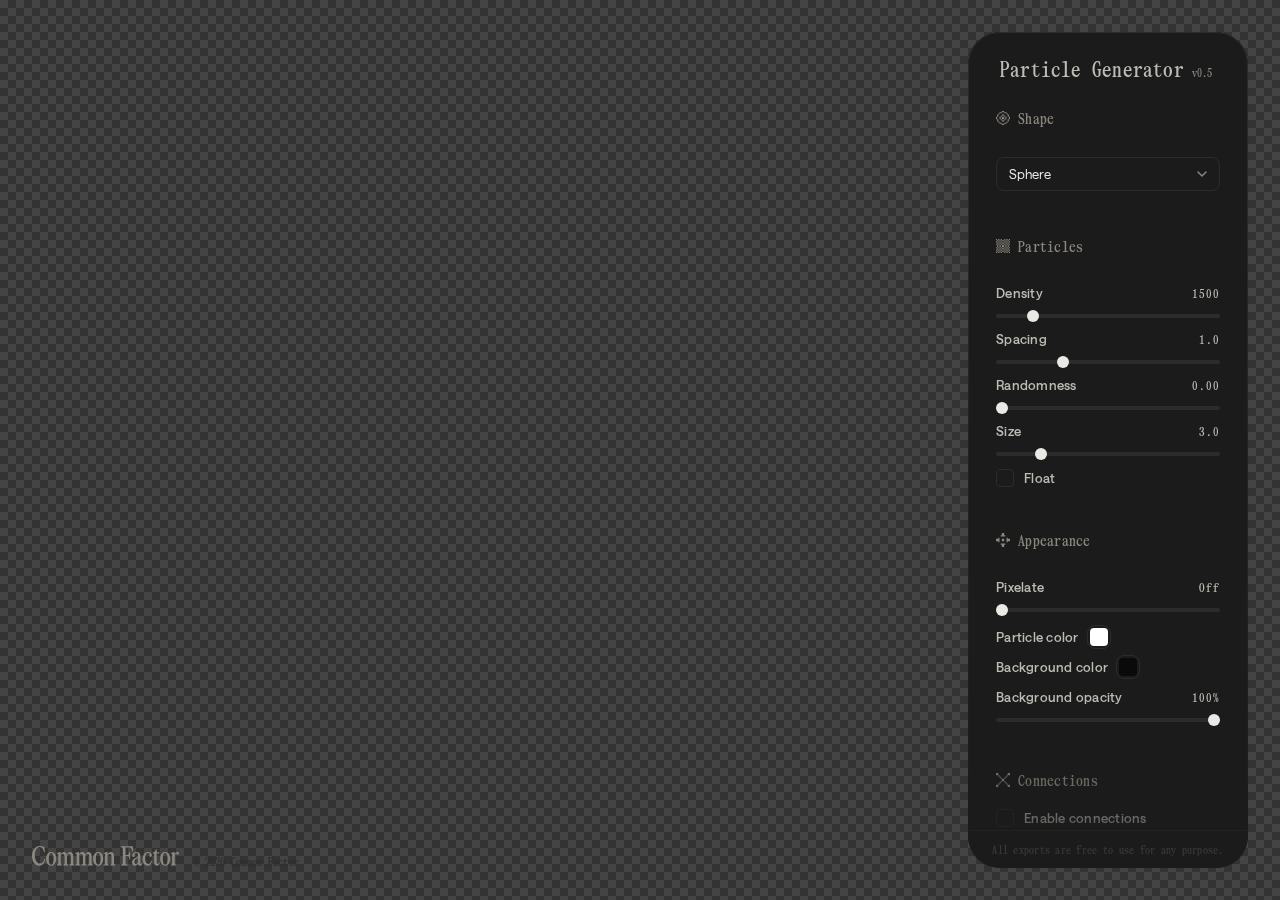
<file: index.html>
<!DOCTYPE html>
<html lang="en">
<head>
<meta charset="UTF-8">
<meta name="viewport" content="width=device-width, initial-scale=1.0">
<title>Common Factor</title>
<link rel="stylesheet" href="./styles.css">
</head>
<body>
<div id="app">
  <div id="canvas-wrap">
    <canvas id="viewport"></canvas>
    <div id="canvas-branding">
      <div id="canvas-logo"></div>
      <span id="canvas-copyright">© 2026 Common Factor</span>
    </div>
  </div>
  <div id="controls-wrap">
    <div id="controls-header">
      <span id="panel-title">Particle Generator<span id="panel-version">v0.5</span></span>
    </div>
  <aside id="controls">
    <div class="section-label"><span class="section-icon" style="-webkit-mask-image: url(./icons/icon.shape.svg); mask-image: url(./icons/icon.shape.svg);"></span>Shape</div>
    <div class="section-body" id="section-shape">
      <div class="section-body-inner">
        <div class="control-group">
          <select id="shapeType">
            <option value="sphere">Sphere</option>
            <option value="cube">Cube</option>
            <option value="galaxy">Galaxy</option>
            <option value="spiralGalaxy">Spiral Galaxy</option>
            <option value="torus">Torus</option>
            <option value="cylinder">Cylinder</option>
            <option value="helix">Double Helix</option>
            <option value="svgExtrude">SVG Extrude</option>
            <option value="voronoi">Voronoi</option>
          </select>
        </div>
        <div class="control-group shape-specific" id="spiralArmsGroup">
          <label>Arms <span class="value" id="spiralArmsVal">4</span></label>
          <input type="range" id="spiralArms" min="1" max="8" step="1" value="4">
        </div>
        <div class="shape-specific" id="voronoiGroup">
          <div class="control-group">
            <label>Cells <span class="value" id="voronoiCellsVal">12</span></label>
            <input type="range" id="voronoiCells" min="3" max="30" step="1" value="12">
          </div>
          <div class="control-group">
            <label>Membrane Width <span class="value" id="voronoiMembraneWidthVal">0.05</span></label>
            <input type="range" id="voronoiMembraneWidth" min="0.01" max="0.15" step="0.005" value="0.05">
          </div>
          <div class="control-group">
            <label>Speed <span class="value" id="voronoiSpeedVal">0.5</span></label>
            <input type="range" id="voronoiSpeed" min="0" max="3" step="0.1" value="0.5">
          </div>
          <div class="control-group">
            <label>Variability <span class="value" id="voronoiVariabilityVal">0.50</span></label>
            <input type="range" id="voronoiVariability" min="0" max="1" step="0.05" value="0.5">
          </div>
        </div>
        <div class="shape-specific" id="svgExtrudeGroup">
          <div class="control-group">
            <label class="upload-btn" for="svgFileInput">Upload SVG</label>
            <input type="file" id="svgFileInput" class="upload-file-input" accept=".svg">
            <div class="svg-filename" id="svgFileName">No file loaded</div>
          </div>
          <div class="control-group">
            <label>Extrude Depth <span class="value" id="extrudeDepthVal">0.5</span></label>
            <input type="range" id="extrudeDepth" min="0.1" max="2.0" step="0.1" value="0.5">
          </div>
          <div class="checkbox-group">
            <input type="checkbox" id="snapToGrid">
            <label for="snapToGrid">Snap to grid</label>
          </div>
        </div>
      </div>
    </div>

    <div class="section-label"><span class="section-icon" style="-webkit-mask-image: url(./icons/icon.particles.svg); mask-image: url(./icons/icon.particles.svg);"></span>Particles</div>
    <div class="section-body" id="section-particles">
      <div class="section-body-inner">
        <div class="control-group">
          <label>Density <span class="value" id="densityVal">1500</span></label>
          <input type="range" id="density" min="50" max="10000" step="50" value="1500">
        </div>
        <div class="control-group">
          <label>Spacing <span class="value" id="spacingVal">1.0</span></label>
          <input type="range" id="spacing" min="0.2" max="3.0" step="0.1" value="1.0">
        </div>
        <div class="control-group">
          <label>Randomness <span class="value" id="randomnessVal">0.00</span></label>
          <input type="range" id="randomness" min="0" max="1" step="0.05" value="0">
        </div>
        <div class="control-group">
          <label>Size <span class="value" id="squareSizeVal">3.0</span></label>
          <input type="range" id="squareSize" min="1" max="12" step="0.5" value="3">
        </div>
        <div class="checkbox-group">
          <input type="checkbox" id="float">
          <label for="float">Float</label>
        </div>
        <div class="shape-specific" id="floatControls">
          <div class="control-group">
            <label>Radius <span class="value" id="floatRadiusVal">0.10</span></label>
            <input type="range" id="floatRadius" min="0.01" max="0.5" step="0.01" value="0.1">
          </div>
          <div class="control-group">
            <label>Speed <span class="value" id="floatSpeedVal">1.0</span></label>
            <input type="range" id="floatSpeed" min="0.1" max="5" step="0.1" value="1">
          </div>
          <div class="control-group">
            <label>Variability <span class="value" id="floatVariabilityVal">0.50</span></label>
            <input type="range" id="floatVariability" min="0" max="1" step="0.05" value="0.5">
          </div>
        </div>
      </div>
    </div>

    <div class="section-label"><span class="section-icon" style="-webkit-mask-image: url(./icons/icon.appearance.svg); mask-image: url(./icons/icon.appearance.svg);"></span>Appearance</div>
    <div class="section-body" id="section-appearance">
      <div class="section-body-inner">
        <div class="control-group">
          <label>Pixelate <span class="value" id="pixelateVal">Off</span></label>
          <input type="range" id="pixelate" min="0" max="32" step="1" value="0">
        </div>
        <div class="color-row">
          <label>Particle color</label>
          <input type="color" id="color" value="#ffffff">
        </div>
        <div style="height:6px"></div>
        <div class="color-row">
          <label>Background color</label>
          <input type="color" id="bgColor" value="#0a0a0a">
        </div>
        <div class="control-group">
          <label>Background opacity <span class="value" id="bgAlphaVal">100%</span></label>
          <input type="range" id="bgAlpha" min="0" max="1" step="0.01" value="1">
        </div>
      </div>
    </div>

    <div class="section-label"><span class="section-icon" style="-webkit-mask-image: url(./icons/icon.connections.svg); mask-image: url(./icons/icon.connections.svg);"></span>Connections</div>
    <div class="section-body" id="section-connections">
      <div class="section-body-inner">
        <div class="checkbox-group">
          <input type="checkbox" id="connectionsEnabled">
          <label for="connectionsEnabled">Enable connections</label>
        </div>
        <div class="shape-specific" id="connectionControls">
          <div class="control-group">
            <label>Hubs <span class="value" id="hubCountVal">3</span></label>
            <input type="range" id="hubCount" min="1" max="10" step="1" value="3">
          </div>
          <div class="control-group">
            <label>Per hub <span class="value" id="connectionsPerHubVal">15</span></label>
            <input type="range" id="connectionsPerHub" min="1" max="100" step="1" value="15">
          </div>
          <div class="control-group">
            <label>Placement</label>
            <select id="hubPlacement">
              <option value="mixed">Mixed</option>
              <option value="inside">Inside</option>
              <option value="outside">Outside</option>
            </select>
          </div>
          <div class="control-group">
            <label>Distribution</label>
            <select id="connectionDistribution">
              <option value="nearest">Nearest</option>
              <option value="random">Random</option>
              <option value="weighted" selected>Weighted</option>
              <option value="stratified">Stratified</option>
            </select>
          </div>
          <div class="control-group">
            <label>Spread <span class="value" id="connectionSpreadVal">0.50</span></label>
            <input type="range" id="connectionSpread" min="0" max="1" step="0.05" value="0.5">
          </div>
          <div class="control-group">
            <label>Focus <span class="value" id="connectionFocusVal">0.50</span></label>
            <input type="range" id="connectionFocus" min="0" max="1" step="0.05" value="0.5">
          </div>
          <div class="control-group">
            <label>Line opacity <span class="value" id="connectionOpacityVal">0.30</span></label>
            <input type="range" id="connectionOpacity" min="0.05" max="1.0" step="0.05" value="0.3">
          </div>
          <div class="control-group">
            <label>Line thickness <span class="value" id="connectionThicknessVal">1.0</span></label>
            <input type="range" id="connectionThickness" min="0.5" max="4" step="0.5" value="1">
          </div>
          <div class="checkbox-group">
            <input type="checkbox" id="hubVisible" checked>
            <label for="hubVisible">Show hub points</label>
          </div>
          <div class="control-group">
            <label>Hub size <span class="value" id="hubSizeVal">6.0</span></label>
            <input type="range" id="hubSize" min="2" max="16" step="1" value="6">
          </div>
          <div class="checkbox-group">
            <input type="checkbox" id="connectionDepthOpacity" checked>
            <label for="connectionDepthOpacity">Depth opacity on lines</label>
          </div>
          <div class="checkbox-group">
            <input type="checkbox" id="highlightConnected">
            <label for="highlightConnected">Highlight connected only</label>
          </div>
          <div id="nonConnectedColorRow">
            <div class="color-row">
              <label>Non-connected color</label>
              <input type="color" id="nonConnectedColor" value="#404040">
            </div>
          </div>
        </div>
      </div>
    </div>

    <div class="section-label"><span class="section-icon" style="-webkit-mask-image: url(./icons/icon.camera.svg); mask-image: url(./icons/icon.camera.svg);"></span>Camera</div>
    <div class="section-body" id="section-camera">
      <div class="section-body-inner">
        <div class="control-group">
          <label>Lens</label>
          <select id="lensType">
            <option value="perspective">Perspective</option>
            <option value="orthographic">Orthographic</option>
          </select>
        </div>
        <div class="control-group" id="perspectiveGroup">
          <label>Focal length <span class="value" id="perspectiveVal">50mm</span></label>
          <input type="range" id="perspective" min="24" max="200" step="2" value="50">
        </div>
        <div class="control-group">
          <label>Zoom <span class="value" id="zoomVal">1.00</span></label>
          <input type="range" id="zoom" min="0.2" max="5" step="0.05" value="1">
        </div>
        <div class="control-group">
          <label>Rotation X <span class="value" id="rotXVal">0°</span></label>
          <input type="range" id="rotX" min="-3.14159" max="3.14159" step="0.01" value="0">
        </div>
        <div class="control-group">
          <label>Rotation Y <span class="value" id="rotYVal">0°</span></label>
          <input type="range" id="rotY" min="-3.14159" max="3.14159" step="0.01" value="0">
        </div>
        <div class="control-group">
          <label>Rotation Z <span class="value" id="rotZVal">0°</span></label>
          <input type="range" id="rotZ" min="-3.14159" max="3.14159" step="0.01" value="0">
        </div>
        <div class="control-group">
          <label>Rotation Speed <span class="value" id="rotSpeedVal">0.003</span></label>
          <input type="range" id="rotSpeed" min="0" max="0.02" step="0.001" value="0.003">
        </div>
        <div class="checkbox-group">
          <input type="checkbox" id="autoRotate" checked>
          <label for="autoRotate">Auto-rotate</label>
        </div>
      </div>
    </div>

    <div class="section-label"><span class="section-icon" style="-webkit-mask-image: url(./icons/icon.export.svg); mask-image: url(./icons/icon.export.svg);"></span>Export</div>
    <div class="section-body" id="section-export">
      <div class="section-body-inner">
        <div class="export-row">
          <button class="export-btn" id="exportPNG">PNG</button>
          <button class="export-btn" id="exportSVG">SVG</button>
        </div>
        <div style="height:8px"></div>
        <button class="export-btn" id="exportVideo" style="width:100%">Export Video (WebM)</button>
        <div style="height:8px"></div>
        <button class="export-btn" id="copyEmbed" style="width:100%">Copy Embed Code</button>
      </div>
    </div>
  </aside>
  <div id="controls-footer">All exports are free to use for any purpose.</div>
  </div>
</div>

<script type="module">
import { generatePoints, generateConnections, renderFrame, projectPoints, hexToRGB, parseSVGFile, focalLengthToPerspD, initVoronoiSamples, generateVoronoiPoints, initFloatPhases, applyFloat } from './particle-engine.js';

// ── State ──────────────────────────────────────────────────────────
const state = {
  shapeType: 'sphere',
  density: 1500,
  spacing: 1.0,
  randomness: 0.0,
  squareSize: 3,
  color: '#ffffff',
  bgColor: '#0a0a0a',
  _bgHex: '#0a0a0a',
  bgAlpha: 1.0,
  depthOpacity: true,
  depthSizing: true,
  rotX: 0,
  rotY: 0,
  rotZ: 0,
  autoRotate: true,
  rotSpeed: 0.003,
  spiralArms: 4,
  extrudeDepth: 0.5,
  svgOutline: [],       // [{x,y}] normalized outline points from SVG
  svgPath2D: null,      // Path2D for interior hit testing
  _svgNorm: null,
  svgFileName: '',
  svgPathDatas: [],     // raw path d-strings (for embed encoding)
  snapToGrid: false,
  lensType: 'perspective',
  focalLength: 50,
  // Connections
  connectionsEnabled: false,
  hubCount: 3,
  connectionsPerHub: 15,
  connectionOpacity: 0.3,
  connectionThickness: 1,
  hubPlacement: 'mixed',
  connectionDistribution: 'weighted',
  connectionSpread: 0.5,
  connectionFocus: 0.5,
  hubVisible: true,
  hubSize: 6,
  connectionDepthOpacity: true,
  highlightConnected: false,
  nonConnectedColor: '#404040',
  nonConnectedOpacity: 0.4,
  connectionData: { hubs: [], connections: [] },
  zoom: 1.0,
  pixelate: 0,
  float: false,
  floatRadius: 0.1,
  floatSpeed: 1.0,
  floatVariability: 0.5,
  voronoiCells: 12,
  voronoiMembraneWidth: 0.05,
  voronoiSpeed: 0.5,
  voronoiVariability: 0.5,
  // Interaction
  isDragging: false,
  lastMouseX: 0,
  lastMouseY: 0,
  points: [],
};

// ── Voronoi & Float (delegated to engine) ─────────────────────────

let _voronoiSamples = [];
let _floatPhases = [];

function regeneratePoints() {
  if (state.shapeType === 'voronoi') {
    _voronoiSamples = initVoronoiSamples(state.density);
    state.points = generateVoronoiPoints(_voronoiSamples, state, 0);
  } else {
    state.points = generatePoints(state);
  }
  state.connectionData = generateConnections(state.points, state);
  _floatPhases = initFloatPhases(state.points.length);
}

// ── Renderer ───────────────────────────────────────────────────────

const canvas = document.getElementById('viewport');
const ctx = canvas.getContext('2d');

function getLogicalSize() {
  const dpr = window.devicePixelRatio || 1;
  return { w: canvas.width / dpr, h: canvas.height / dpr };
}

function getWorldScale(w, h) {
  return Math.min(w, h) * 0.35;
}

let _pixelCanvas = null;

function render() {
  const { w, h } = getLogicalSize();
  const t = performance.now() * 0.001;
  let points;
  if (state.shapeType === 'voronoi') {
    points = generateVoronoiPoints(_voronoiSamples, state, t);
  } else {
    points = state.float ? applyFloat(state.points, _floatPhases, state, t) : state.points;
  }
  const blockSize = state.pixelate;
  if (blockSize > 1) {
    if (!_pixelCanvas) _pixelCanvas = document.createElement('canvas');
    const pw = Math.max(1, Math.round(w / blockSize));
    const ph = Math.max(1, Math.round(h / blockSize));
    _pixelCanvas.width = pw;
    _pixelCanvas.height = ph;
    renderFrame(_pixelCanvas.getContext('2d'), pw, ph, points, state);
    ctx.imageSmoothingEnabled = false;
    ctx.clearRect(0, 0, w, h);
    ctx.drawImage(_pixelCanvas, 0, 0, w, h);
  } else {
    ctx.imageSmoothingEnabled = true;
    renderFrame(ctx, w, h, points, state);
  }
}

// ── Resize ─────────────────────────────────────────────────────────

function resizeCanvas() {
  const wrap = document.getElementById('canvas-wrap');
  const dpr = window.devicePixelRatio || 1;
  canvas.width = wrap.clientWidth * dpr;
  canvas.height = wrap.clientHeight * dpr;
  canvas.style.width = wrap.clientWidth + 'px';
  canvas.style.height = wrap.clientHeight + 'px';
  // Reset transform then apply DPR scaling
  ctx.setTransform(dpr, 0, 0, dpr, 0, 0);
}

const resizeObserver = new ResizeObserver(resizeCanvas);
resizeObserver.observe(document.getElementById('canvas-wrap'));
resizeCanvas();

// ── Interaction ────────────────────────────────────────────────────

canvas.addEventListener('pointerdown', (e) => {
  state.isDragging = true;
  state.lastMouseX = e.clientX;
  state.lastMouseY = e.clientY;
});

window.addEventListener('pointermove', (e) => {
  if (!state.isDragging) return;
  const dx = e.clientX - state.lastMouseX;
  const dy = e.clientY - state.lastMouseY;
  state.rotY += dx * 0.005;
  state.rotX += dy * 0.005;
  state.lastMouseX = e.clientX;
  state.lastMouseY = e.clientY;
  syncRotSliders();
});

window.addEventListener('pointerup', () => {
  state.isDragging = false;
});


// ── Animation Loop ─────────────────────────────────────────────────

const _rec = { active: false, startRotY: 0, recorder: null, wasAutoRotate: false };

let _lastFrameTime = 0;
function animate(ts) {
  const dt = _lastFrameTime ? Math.min((ts - _lastFrameTime) / (1000 / 60), 4) : 1;
  _lastFrameTime = ts;
  if (state.autoRotate && !state.isDragging) {
    state.rotY += state.rotSpeed * dt;
    if (_rec.active && state.rotY - _rec.startRotY >= 2 * Math.PI) {
      state.rotY = _rec.startRotY; // snap to exact start for seamless loop
      _rec.active = false;
      _rec.recorder.stop();
    }
  }
  render();
  requestAnimationFrame(animate);
}

// ── Export ──────────────────────────────────────────────────────────

function exportPNG() {
  const link = document.createElement('a');
  link.download = `common-factor-${state.shapeType}.png`;
  link.href = canvas.toDataURL('image/png');
  link.click();
}

function exportSVG() {
  const { w, h } = getLogicalSize();
  const cx = w / 2;
  const cy = h / 2;
  const worldScale = getWorldScale(w, h) * (state.zoom || 1.0);

  const effPersp = state.lensType === 'orthographic' ? Infinity : focalLengthToPerspD(state.focalLength ?? 50);
  const projected = projectPoints(
    state.points, state.rotX, state.rotY, state.rotZ,
    effPersp, cx, cy, state.spacing, worldScale
  );

  const [cr, cg, cb] = hexToRGB(state.color);
  const [ncr, ncg, ncb] = hexToRGB(state.nonConnectedColor || '#404040');
  const connData = state.connectionData;

  // Build connected set for highlight mode
  let connectedSet = null;
  if (state.highlightConnected && connData && connData.connections.length > 0) {
    connectedSet = new Set();
    for (const conn of connData.connections) connectedSet.add(conn.particleIdx);
  }

  // Connection lines + hub squares (before sort, so indices are intact)
  let lines = '';
  if (state.connectionsEnabled && connData && connData.hubs.length > 0) {
    const projectedHubs = projectPoints(
      connData.hubs, state.rotX, state.rotY, state.rotZ,
      effPersp, cx, cy, state.spacing, worldScale
    );

    for (const conn of connData.connections) {
      const pFrom = projected[conn.particleIdx];
      const pTo = projectedHubs[conn.hubIdx];
      if (!pFrom || !pTo || pFrom.scale <= 0 || pTo.scale <= 0) continue;

      const avgScale = (pFrom.scale + pTo.scale) / 2;
      const alpha = state.connectionDepthOpacity
        ? Math.max(0.02, Math.min(1.0, state.connectionOpacity * (0.3 + avgScale * 0.7)))
        : state.connectionOpacity;
      const thickness = state.depthSizing
        ? state.connectionThickness * avgScale
        : state.connectionThickness;

      lines += `  <line x1="${pFrom.sx.toFixed(1)}" y1="${pFrom.sy.toFixed(1)}" x2="${pTo.sx.toFixed(1)}" y2="${pTo.sy.toFixed(1)}" stroke="rgba(${cr},${cg},${cb},${alpha.toFixed(2)})" stroke-width="${thickness.toFixed(1)}" stroke-linecap="round"/>\n`;
    }

    if (state.hubVisible) {
      for (const pH of projectedHubs) {
        if (pH.scale <= 0) continue;
        const size = state.depthSizing ? state.hubSize * pH.scale : state.hubSize;
        const a = state.depthOpacity
          ? Math.max(0.1, Math.min(1.0, 0.3 + pH.scale * 0.7))
          : 0.85;
        lines += `  <rect x="${(pH.sx - size / 2).toFixed(1)}" y="${(pH.sy - size / 2).toFixed(1)}" width="${size.toFixed(1)}" height="${size.toFixed(1)}" fill="rgba(${cr},${cg},${cb},${a.toFixed(2)})"/>\n`;
      }
    }
  }

  // Now sort for particle rects
  projected.sort((a, b) => b.depth - a.depth);

  let rects = '';
  for (let i = 0; i < projected.length; i++) {
    const p = projected[i];
    if (p.scale <= 0) continue;
    const size = state.depthSizing ? state.squareSize * p.scale : state.squareSize;
    let alpha = state.depthOpacity
      ? Math.max(0.05, Math.min(1.0, 0.3 + p.scale * 0.7))
      : 0.85;
    const useNonConnected = connectedSet && !connectedSet.has(p.origIdx);
    const [rr, gg, bb] = useNonConnected ? [ncr, ncg, ncb] : [cr, cg, cb];
    rects += `  <rect x="${(p.sx - size / 2).toFixed(1)}" y="${(p.sy - size / 2).toFixed(1)}" width="${size.toFixed(1)}" height="${size.toFixed(1)}" fill="rgba(${rr},${gg},${bb},${alpha.toFixed(2)})"/>\n`;
  }

  const svg = `<?xml version="1.0" encoding="UTF-8"?>
<svg xmlns="http://www.w3.org/2000/svg" width="${w}" height="${h}" viewBox="0 0 ${w} ${h}">
  ${state.bgColor === 'transparent' ? '' : `<rect width="100%" height="100%" fill="${state.bgColor}"/>`}
${lines}${rects}</svg>`;

  const blob = new Blob([svg], { type: 'image/svg+xml' });
  const link = document.createElement('a');
  link.download = `common-factor-${state.shapeType}.svg`;
  link.href = URL.createObjectURL(blob);
  link.click();
  URL.revokeObjectURL(link.href);
}

function exportVideo() {
  const btn = document.getElementById('exportVideo');
  if (!window.MediaRecorder) {
    btn.textContent = 'Not supported';
    setTimeout(() => { btn.textContent = 'Export Video (WebM)'; }, 2000);
    return;
  }
  if (state.rotSpeed === 0) {
    btn.textContent = 'Set speed > 0';
    setTimeout(() => { btn.textContent = 'Export Video (WebM)'; }, 2000);
    return;
  }

  const mimeType = ['video/webm;codecs=vp9', 'video/webm']
    .find(t => MediaRecorder.isTypeSupported(t)) || 'video/webm';

  const stream = canvas.captureStream(60);
  const recorder = new MediaRecorder(stream, { mimeType, videoBitsPerSecond: 12_000_000 });
  const chunks = [];

  recorder.ondataavailable = e => { if (e.data.size > 0) chunks.push(e.data); };
  recorder.onstop = () => {
    const blob = new Blob(chunks, { type: 'video/webm' });
    const link = document.createElement('a');
    link.download = `common-factor-${state.shapeType}.webm`;
    link.href = URL.createObjectURL(blob);
    link.click();
    URL.revokeObjectURL(link.href);
    state.autoRotate = _rec.wasAutoRotate;
    btn.textContent = 'Export Video (WebM)';
    btn.disabled = false;
  };

  _rec.wasAutoRotate = state.autoRotate;
  _rec.startRotY = state.rotY;
  _rec.recorder = recorder;
  _rec.active = true;
  state.autoRotate = true;

  btn.textContent = 'Recording…';
  btn.disabled = true;

  recorder.start(100); // collect data every 100ms

  // update progress label
  const interval = setInterval(() => {
    if (!_rec.active) { clearInterval(interval); return; }
    const pct = Math.min(99, Math.round((state.rotY - _rec.startRotY) / (2 * Math.PI) * 100));
    btn.textContent = `Recording ${pct}%`;
  }, 200);
}

document.getElementById('exportPNG').addEventListener('click', exportPNG);
document.getElementById('exportSVG').addEventListener('click', exportSVG);
document.getElementById('exportVideo').addEventListener('click', exportVideo);

// ── Copy Embed Code ──────────────────────────────────────────────

function generateEmbedCode() {
  const attrs = [];

  // Shape
  attrs.push(`shape="${state.shapeType}"`);
  attrs.push(`density="${state.density}"`);
  if (state.spacing !== 1.0) attrs.push(`spacing="${state.spacing}"`);
  if (state.randomness > 0) attrs.push(`randomness="${state.randomness}"`);

  // Shape-specific
  if ((state.shapeType === 'galaxy' || state.shapeType === 'spiralGalaxy') && state.spiralArms !== 4) {
    attrs.push(`spiral-arms="${state.spiralArms}"`);
  }
  if (state.shapeType === 'svgExtrude' && state.extrudeDepth !== 0.5) {
    attrs.push(`extrude-depth="${state.extrudeDepth}"`);
  }
  if (state.shapeType === 'svgExtrude' && state.svgOutline.length > 0) {
    const step = Math.max(1, Math.floor(state.svgOutline.length / 150));
    const pts = [];
    for (let i = 0; i < state.svgOutline.length; i += step) {
      pts.push(Math.round(state.svgOutline[i].x * 100) / 100);
      pts.push(Math.round(state.svgOutline[i].y * 100) / 100);
    }
    attrs.push(`svg-data="${btoa(JSON.stringify({ pts }))}"`);
  }
  if (state.snapToGrid) attrs.push('snap-to-grid');
  if (state.shapeType === 'voronoi') {
    if (state.voronoiCells !== 12) attrs.push(`voronoi-cells="${state.voronoiCells}"`);
    if (state.voronoiMembraneWidth !== 0.05) attrs.push(`voronoi-membrane-width="${state.voronoiMembraneWidth}"`);
    if (state.voronoiSpeed !== 0.5) attrs.push(`voronoi-speed="${state.voronoiSpeed}"`);
    if (state.voronoiVariability !== 0.5) attrs.push(`voronoi-variability="${state.voronoiVariability}"`);
  }

  // Appearance
  attrs.push(`color="${state.color}"`);
  if (state.bgColor !== '#0a0a0a') attrs.push(`bg="${state.bgColor}"`);
  if (state.pixelate > 0) attrs.push(`pixelate="${state.pixelate}"`);
  if (state.depthOpacity) attrs.push('depth-opacity');
  if (state.depthSizing) attrs.push('depth-sizing');

  // Particles
  if (state.squareSize !== 3) attrs.push(`size="${state.squareSize}"`);
  if (state.float) {
    attrs.push('float');
    if (state.floatRadius !== 0.1) attrs.push(`float-radius="${state.floatRadius}"`);
    if (state.floatSpeed !== 1.0) attrs.push(`float-speed="${state.floatSpeed}"`);
    if (state.floatVariability !== 0.5) attrs.push(`float-variability="${state.floatVariability}"`);
  }

  // Camera
  if (state.zoom !== 1.0) attrs.push(`zoom="${state.zoom}"`);
  if (state.lensType === 'orthographic') attrs.push('lens="orthographic"');
  else if (state.focalLength !== 50) attrs.push(`focal-length="${state.focalLength}"`);
  if (state.autoRotate) {
    attrs.push(`speed="${state.rotSpeed}"`);
    attrs.push('auto-rotate');
  } else {
    attrs.push('auto-rotate="false"');
  }
  if (state.rotX !== 0) attrs.push(`rotate-x="${state.rotX.toFixed(4)}"`);
  if (state.rotY !== 0) attrs.push(`rotate-y="${state.rotY.toFixed(4)}"`);
  if (state.rotZ !== 0) attrs.push(`rotate-z="${state.rotZ.toFixed(4)}"`);

  // Connections
  if (state.connectionsEnabled) {
    attrs.push('connections');
    if (state.hubCount !== 3) attrs.push(`hubs="${state.hubCount}"`);
    if (state.connectionsPerHub !== 15) attrs.push(`connections-per-hub="${state.connectionsPerHub}"`);
    if (state.hubPlacement !== 'mixed') attrs.push(`hub-placement="${state.hubPlacement}"`);
    if (state.connectionDistribution !== 'weighted') attrs.push(`connection-distribution="${state.connectionDistribution}"`);
    if (state.connectionSpread !== 0.5) attrs.push(`connection-spread="${state.connectionSpread}"`);
    if (state.connectionFocus !== 0.5) attrs.push(`connection-focus="${state.connectionFocus}"`);
    if (state.connectionOpacity !== 0.3) attrs.push(`connection-opacity="${state.connectionOpacity}"`);
    if (state.connectionThickness !== 1) attrs.push(`connection-thickness="${state.connectionThickness}"`);
    if (!state.hubVisible) attrs.push(`hub-visible="false"`);
    if (state.hubSize !== 6) attrs.push(`hub-size="${state.hubSize}"`);
    if (!state.connectionDepthOpacity) attrs.push(`connection-depth-opacity="false"`);
    if (state.highlightConnected) attrs.push('highlight-connected');
    if (state.highlightConnected && state.nonConnectedColor !== '#404040') {
      attrs.push(`non-connected-color="${state.nonConnectedColor}"`);
    }
  }

  const indent = '\n  ';
  const attrStr = indent + attrs.join(indent);
  const scriptUrl = 'https://cdn.jsdelivr.net/gh/com-mon-fac-tor/cf-particle-generator@78dd9bd/particle-shape.bundle.js';

  return `<script src="${scriptUrl}"><\/script>\n<particle-shape${attrStr}\n  style="width:100%;height:100%;touch-action:pan-y">\n</particle-shape>\n<script>document.querySelector('particle-shape').addEventListener('wheel',e=>e.stopPropagation(),true)<\/script>`;
}

document.getElementById('copyEmbed').addEventListener('click', () => {
  const code = generateEmbedCode();
  navigator.clipboard.writeText(code).then(() => {
    const btn = document.getElementById('copyEmbed');
    btn.textContent = 'Copied!';
    setTimeout(() => { btn.textContent = 'Copy Embed Code'; }, 2000);
  });
});

// ── Controls Binding ───────────────────────────────────────────────

function bindRange(id, stateKey, displayFormat, regenerates) {
  const input = document.getElementById(id);
  const valEl = document.getElementById(id + 'Val');
  input.addEventListener('input', () => {
    const v = parseFloat(input.value);
    state[stateKey] = v;
    if (valEl) valEl.textContent = displayFormat(v);
    if (regenerates) regeneratePoints();
  });
}

function bindCheckbox(id, stateKey, regenerates) {
  const input = document.getElementById(id);
  input.addEventListener('change', () => {
    state[stateKey] = input.checked;
    if (regenerates) regeneratePoints();
  });
}

bindRange('voronoiCells', 'voronoiCells', v => Math.round(v), false);
bindRange('voronoiMembraneWidth', 'voronoiMembraneWidth', v => v.toFixed(3), false);
bindRange('voronoiSpeed', 'voronoiSpeed', v => v.toFixed(1), false);
bindRange('voronoiVariability', 'voronoiVariability', v => v.toFixed(2), false);

bindRange('density', 'density', v => v, true);
bindRange('spiralArms', 'spiralArms', v => v, true);
bindRange('extrudeDepth', 'extrudeDepth', v => v.toFixed(1), true);
bindRange('spacing', 'spacing', v => v.toFixed(1), false);
bindRange('randomness', 'randomness', v => v.toFixed(2), true);
bindRange('squareSize', 'squareSize', v => v.toFixed(1), false);
bindRange('pixelate', 'pixelate', v => v === 0 ? 'Off' : `${v}px`, false);

document.getElementById('float').addEventListener('change', (e) => {
  state.float = e.target.checked;
  document.getElementById('floatControls').classList.toggle('visible', state.float);
});
bindRange('floatRadius', 'floatRadius', v => v.toFixed(2), false);
bindRange('floatSpeed', 'floatSpeed', v => v.toFixed(1), false);
bindRange('floatVariability', 'floatVariability', v => v.toFixed(2), false);
bindRange('zoom', 'zoom', v => v.toFixed(2), false);
bindRange('perspective', 'focalLength', v => v + 'mm', false);
document.getElementById('lensType').addEventListener('change', (e) => {
  state.lensType = e.target.value;
  document.getElementById('perspectiveGroup').style.display = state.lensType === 'perspective' ? '' : 'none';
});
const toDeg = v => Math.round(v * 180 / Math.PI) + '°';
const clampRot = v => Math.max(-Math.PI, Math.min(Math.PI, v));

function syncRotSliders() {
  const rx = clampRot(state.rotX);
  const ry = clampRot(state.rotY);
  const rz = clampRot(state.rotZ);
  document.getElementById('rotX').value = rx;
  document.getElementById('rotY').value = ry;
  document.getElementById('rotZ').value = rz;
  document.getElementById('rotXVal').textContent = toDeg(rx);
  document.getElementById('rotYVal').textContent = toDeg(ry);
  document.getElementById('rotZVal').textContent = toDeg(rz);
}

bindRange('rotX', 'rotX', toDeg, false);
bindRange('rotY', 'rotY', toDeg, false);
bindRange('rotZ', 'rotZ', toDeg, false);
bindRange('rotSpeed', 'rotSpeed', v => v.toFixed(3), false);

bindCheckbox('snapToGrid', 'snapToGrid', true);
bindCheckbox('autoRotate', 'autoRotate');

// Connections
bindRange('hubCount', 'hubCount', v => v, true);
bindRange('connectionsPerHub', 'connectionsPerHub', v => v, true);
bindRange('connectionSpread', 'connectionSpread', v => v.toFixed(2), true);
bindRange('connectionFocus', 'connectionFocus', v => v.toFixed(2), true);
bindRange('connectionOpacity', 'connectionOpacity', v => v.toFixed(2), false);
bindRange('connectionThickness', 'connectionThickness', v => v.toFixed(1), false);
bindRange('hubSize', 'hubSize', v => v.toFixed(1), false);
bindCheckbox('hubVisible', 'hubVisible');
bindCheckbox('connectionDepthOpacity', 'connectionDepthOpacity');
bindCheckbox('highlightConnected', 'highlightConnected');

document.getElementById('nonConnectedColor').addEventListener('input', (e) => {
  state.nonConnectedColor = e.target.value;
});

document.getElementById('connectionsEnabled').addEventListener('change', (e) => {
  state.connectionsEnabled = e.target.checked;
  document.getElementById('connectionControls')
    .classList.toggle('visible', state.connectionsEnabled);
  regeneratePoints();
});

document.getElementById('hubPlacement').addEventListener('change', (e) => {
  state.hubPlacement = e.target.value;
  regeneratePoints();
});

document.getElementById('connectionDistribution').addEventListener('change', (e) => {
  state.connectionDistribution = e.target.value;
  regeneratePoints();
});

document.getElementById('color').addEventListener('input', (e) => {
  state.color = e.target.value;
});

function applyBgColor() {
  const [r, g, b] = hexToRGB(state._bgHex);
  if (state.bgAlpha === 0) state.bgColor = 'transparent';
  else if (state.bgAlpha === 1) state.bgColor = state._bgHex;
  else state.bgColor = `rgba(${r},${g},${b},${state.bgAlpha.toFixed(3)})`;
}

document.getElementById('bgColor').addEventListener('input', (e) => {
  state._bgHex = e.target.value;
  applyBgColor();
});

document.getElementById('bgAlpha').addEventListener('input', (e) => {
  state.bgAlpha = parseFloat(e.target.value);
  document.getElementById('bgAlphaVal').textContent = Math.round(state.bgAlpha * 100) + '%';
  applyBgColor();
});

// SVG file upload handler
document.getElementById('svgFileInput').addEventListener('change', (e) => {
  const file = e.target.files[0];
  if (!file) return;
  state.svgFileName = file.name;
  document.getElementById('svgFileName').textContent = file.name;
  const reader = new FileReader();
  reader.onload = (ev) => {
    const result = parseSVGFile(ev.target.result);
    if (result) {
      state.svgOutline = result.outline;
      state.svgPath2D = result.svgPath2D;
      state._svgNorm = result.svgNorm;
      state.svgPathDatas = result.pathDatas || [];
    }
    if (state.shapeType === 'svgExtrude') {
      regeneratePoints();
    }
  };
  reader.readAsText(file);
});

function updateShapeSpecificControls() {
  const armsGroup = document.getElementById('spiralArmsGroup');
  const svgGroup = document.getElementById('svgExtrudeGroup');
  const voronoiGroup = document.getElementById('voronoiGroup');
  armsGroup.classList.toggle('visible', state.shapeType === 'spiralGalaxy');
  svgGroup.classList.toggle('visible', state.shapeType === 'svgExtrude');
  voronoiGroup.classList.toggle('visible', state.shapeType === 'voronoi');
}

document.getElementById('shapeType').addEventListener('change', (e) => {
  state.shapeType = e.target.value;
  updateShapeSpecificControls();
  regeneratePoints();
});


// ── Init ───────────────────────────────────────────────────────────

updateShapeSpecificControls();
document.getElementById('perspectiveGroup').style.display = state.lensType === 'perspective' ? '' : 'none';
regeneratePoints();
animate();
</script>
</body>
</html>
</file>
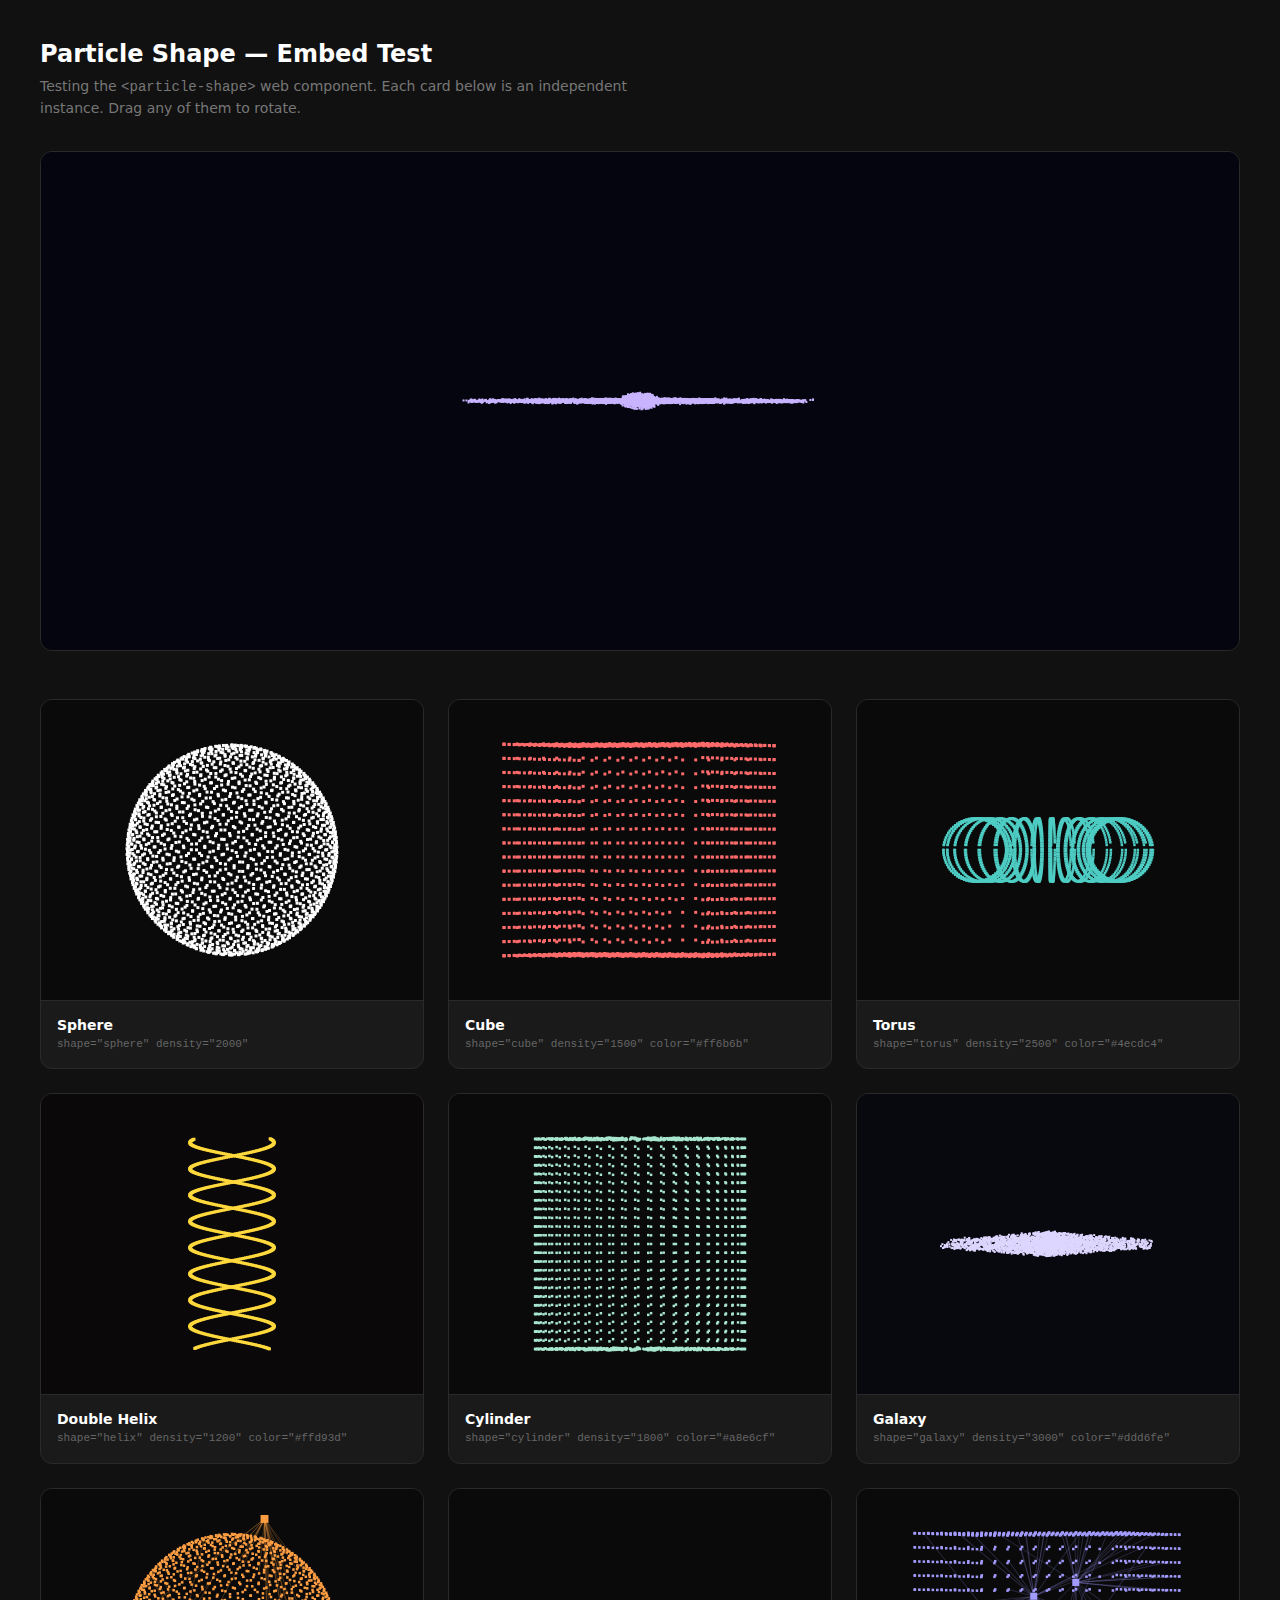
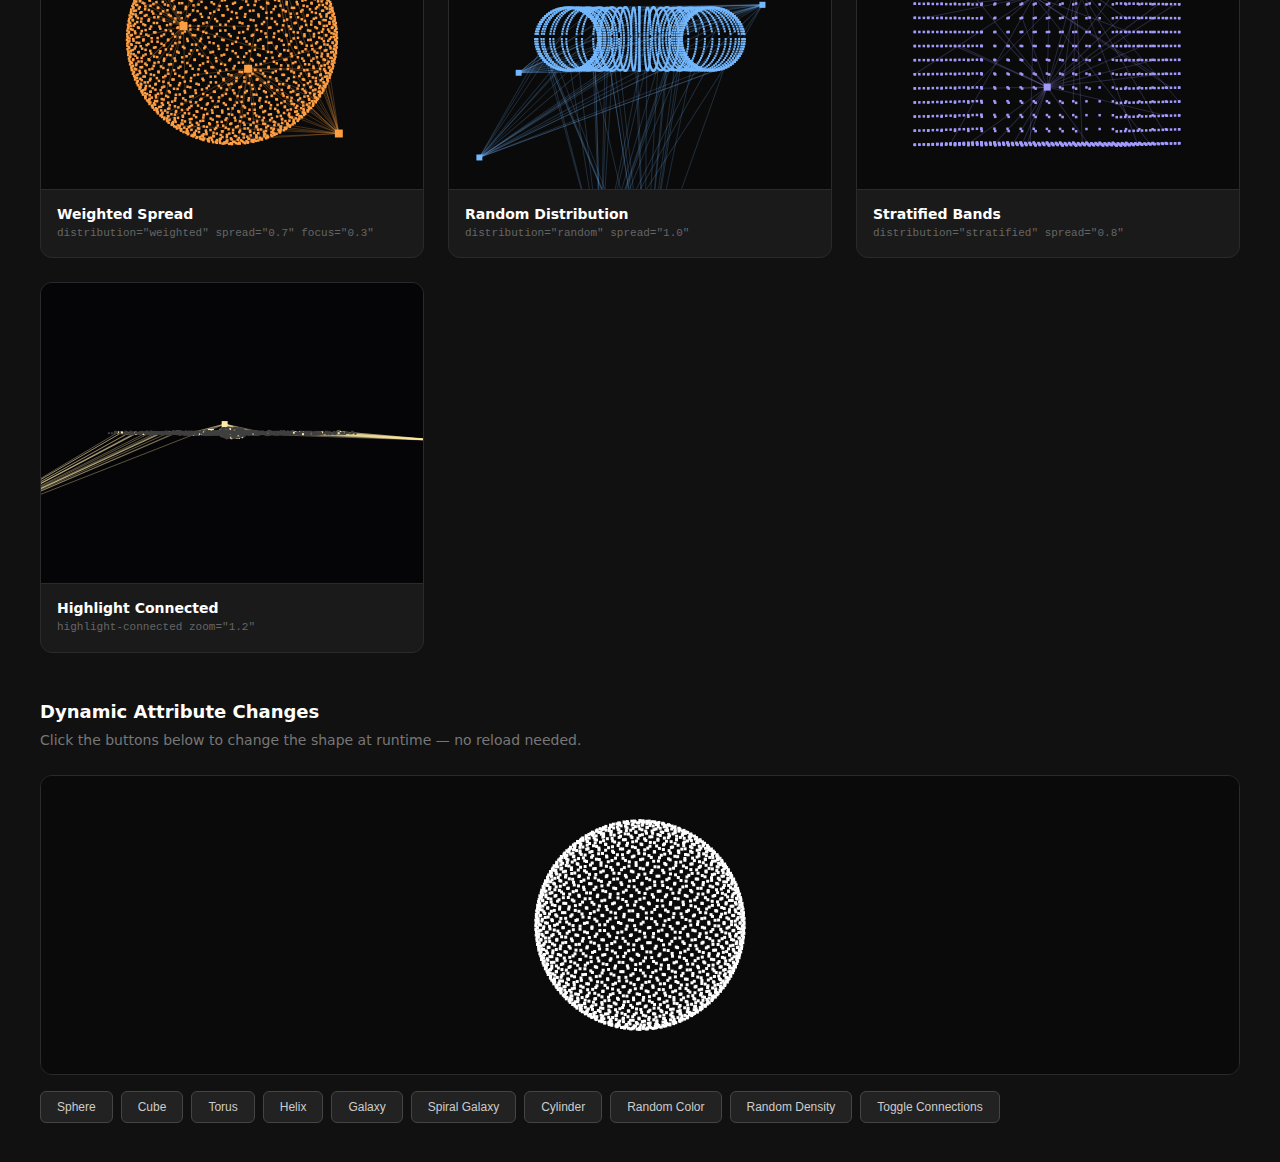
<file: embed-test.html>
<!DOCTYPE html>
<html lang="en">
<head>
<meta charset="UTF-8">
<meta name="viewport" content="width=device-width, initial-scale=1.0">
<title>Particle Shape — Embed Test</title>
<style>
  * { margin: 0; padding: 0; box-sizing: border-box; }

  body {
    background: #111;
    color: #ccc;
    font-family: -apple-system, BlinkMacSystemFont, 'Segoe UI', system-ui, sans-serif;
    padding: 40px;
  }

  h1 {
    font-size: 24px;
    color: #fff;
    margin-bottom: 8px;
  }

  p {
    font-size: 14px;
    color: #777;
    margin-bottom: 32px;
    max-width: 600px;
    line-height: 1.5;
  }

  .grid {
    display: grid;
    grid-template-columns: repeat(auto-fit, minmax(320px, 1fr));
    gap: 24px;
    max-width: 1200px;
  }

  .card {
    background: #1a1a1a;
    border: 1px solid #2a2a2a;
    border-radius: 12px;
    overflow: hidden;
  }

  .card-viewport {
    width: 100%;
    height: 300px;
  }

  .card-info {
    padding: 16px;
    border-top: 1px solid #2a2a2a;
  }

  .card-info h2 {
    font-size: 14px;
    color: #fff;
    margin-bottom: 4px;
  }

  .card-info code {
    font-size: 11px;
    color: #666;
    font-family: 'SF Mono', 'Fira Code', monospace;
    display: block;
    white-space: pre-wrap;
    line-height: 1.4;
  }

  .section {
    margin-top: 48px;
  }

  .section h2 {
    font-size: 18px;
    color: #fff;
    margin-bottom: 8px;
  }

  .section p {
    margin-bottom: 24px;
  }

  .hero {
    width: 100%;
    height: 500px;
    border-radius: 12px;
    overflow: hidden;
    border: 1px solid #2a2a2a;
    margin-bottom: 48px;
  }

  #dynamic-demo {
    width: 100%;
    height: 300px;
    border-radius: 12px;
    overflow: hidden;
    border: 1px solid #2a2a2a;
  }

  .btn-row {
    display: flex;
    gap: 8px;
    margin-top: 16px;
    flex-wrap: wrap;
  }

  .btn {
    padding: 8px 16px;
    background: #222;
    border: 1px solid #444;
    border-radius: 6px;
    color: #ccc;
    font-size: 12px;
    cursor: pointer;
  }

  .btn:hover {
    background: #333;
    border-color: #666;
  }
</style>

<!-- ═══ Use the BUNDLE version (single file, no imports) ═══ -->
<script src="particle-shape.bundle.js"></script>
</head>
<body>

  <h1>Particle Shape — Embed Test</h1>
  <p>
    Testing the <code>&lt;particle-shape&gt;</code> web component.
    Each card below is an independent instance. Drag any of them to rotate.
  </p>

  <!-- Hero: full-width galaxy -->
  <div class="hero">
    <particle-shape
      shape="spiralGalaxy"
      density="4000"
      color="#c8b4ff"
      bg="#050510"
      size="2"
      speed="0.001"
      spiral-arms="5"
      auto-rotate
      depth-opacity
      depth-sizing>
    </particle-shape>
  </div>

  <!-- Grid of shapes -->
  <div class="grid">

    <div class="card">
      <div class="card-viewport">
        <particle-shape
          shape="sphere"
          density="2000"
          color="#ffffff"
          size="3"
          auto-rotate
          depth-opacity
          depth-sizing>
        </particle-shape>
      </div>
      <div class="card-info">
        <h2>Sphere</h2>
        <code>shape="sphere" density="2000"</code>
      </div>
    </div>

    <div class="card">
      <div class="card-viewport">
        <particle-shape
          shape="cube"
          density="1500"
          color="#ff6b6b"
          size="3"
          speed="0.004"
          auto-rotate
          depth-opacity
          depth-sizing>
        </particle-shape>
      </div>
      <div class="card-info">
        <h2>Cube</h2>
        <code>shape="cube" density="1500" color="#ff6b6b"</code>
      </div>
    </div>

    <div class="card">
      <div class="card-viewport">
        <particle-shape
          shape="torus"
          density="2500"
          color="#4ecdc4"
          size="2.5"
          speed="0.002"
          auto-rotate
          depth-opacity
          depth-sizing>
        </particle-shape>
      </div>
      <div class="card-info">
        <h2>Torus</h2>
        <code>shape="torus" density="2500" color="#4ecdc4"</code>
      </div>
    </div>

    <div class="card">
      <div class="card-viewport">
        <particle-shape
          shape="helix"
          density="1200"
          color="#ffd93d"
          bg="#0a0808"
          size="3"
          speed="0.005"
          auto-rotate
          depth-opacity
          depth-sizing>
        </particle-shape>
      </div>
      <div class="card-info">
        <h2>Double Helix</h2>
        <code>shape="helix" density="1200" color="#ffd93d"</code>
      </div>
    </div>

    <div class="card">
      <div class="card-viewport">
        <particle-shape
          shape="cylinder"
          density="1800"
          color="#a8e6cf"
          size="2.5"
          speed="0.003"
          auto-rotate
          depth-opacity
          depth-sizing>
        </particle-shape>
      </div>
      <div class="card-info">
        <h2>Cylinder</h2>
        <code>shape="cylinder" density="1800" color="#a8e6cf"</code>
      </div>
    </div>

    <div class="card">
      <div class="card-viewport">
        <particle-shape
          shape="galaxy"
          density="3000"
          color="#ddd6fe"
          bg="#08080f"
          size="2"
          speed="0.001"
          auto-rotate
          depth-opacity
          depth-sizing>
        </particle-shape>
      </div>
      <div class="card-info">
        <h2>Galaxy</h2>
        <code>shape="galaxy" density="3000" color="#ddd6fe"</code>
      </div>
    </div>

    <div class="card">
      <div class="card-viewport">
        <particle-shape
          shape="sphere"
          density="2000"
          color="#ff9f43"
          size="2.5"
          speed="0.002"
          connections
          hubs="4"
          connections-per-hub="25"
          connection-opacity="0.25"
          connection-thickness="1"
          hub-placement="mixed"
          connection-distribution="weighted"
          connection-spread="0.7"
          connection-focus="0.3"
          hub-visible
          hub-size="8"
          auto-rotate
          depth-opacity
          depth-sizing>
        </particle-shape>
      </div>
      <div class="card-info">
        <h2>Weighted Spread</h2>
        <code>distribution="weighted" spread="0.7" focus="0.3"</code>
      </div>
    </div>

    <div class="card">
      <div class="card-viewport">
        <particle-shape
          shape="torus"
          density="2500"
          color="#74b9ff"
          size="2"
          speed="0.003"
          connections
          hubs="5"
          connections-per-hub="20"
          connection-opacity="0.2"
          hub-placement="outside"
          connection-distribution="random"
          connection-spread="1.0"
          hub-visible
          auto-rotate
          depth-opacity
          depth-sizing>
        </particle-shape>
      </div>
      <div class="card-info">
        <h2>Random Distribution</h2>
        <code>distribution="random" spread="1.0"</code>
      </div>
    </div>

    <div class="card">
      <div class="card-viewport">
        <particle-shape
          shape="cube"
          density="1500"
          color="#a29bfe"
          size="2.5"
          speed="0.004"
          connections
          hubs="3"
          connections-per-hub="30"
          connection-opacity="0.2"
          hub-placement="inside"
          connection-distribution="stratified"
          connection-spread="0.8"
          hub-visible
          hub-size="7"
          auto-rotate
          depth-opacity
          depth-sizing>
        </particle-shape>
      </div>
      <div class="card-info">
        <h2>Stratified Bands</h2>
        <code>distribution="stratified" spread="0.8"</code>
      </div>
    </div>

    <div class="card">
      <div class="card-viewport">
        <particle-shape
          shape="spiralGalaxy"
          density="3000"
          color="#ffeaa7"
          bg="#050508"
          size="2"
          speed="0.001"
          spiral-arms="4"
          connections
          hubs="5"
          connections-per-hub="20"
          connection-opacity="0.35"
          connection-distribution="weighted"
          connection-spread="0.6"
          connection-focus="0.4"
          hub-placement="mixed"
          hub-visible
          hub-size="6"
          highlight-connected
          zoom="1.2"
          auto-rotate
          depth-opacity
          depth-sizing>
        </particle-shape>
      </div>
      <div class="card-info">
        <h2>Highlight Connected</h2>
        <code>highlight-connected zoom="1.2"</code>
      </div>
    </div>

  </div>

  <!-- Dynamic attribute test -->
  <div class="section">
    <h2>Dynamic Attribute Changes</h2>
    <p>Click the buttons below to change the shape at runtime — no reload needed.</p>

    <div id="dynamic-demo">
      <particle-shape
        id="dynamic"
        shape="sphere"
        density="2000"
        color="#ffffff"
        auto-rotate
        depth-opacity
        depth-sizing>
      </particle-shape>
    </div>

    <div class="btn-row">
      <button class="btn" onclick="document.getElementById('dynamic').setAttribute('shape', 'sphere')">Sphere</button>
      <button class="btn" onclick="document.getElementById('dynamic').setAttribute('shape', 'cube')">Cube</button>
      <button class="btn" onclick="document.getElementById('dynamic').setAttribute('shape', 'torus')">Torus</button>
      <button class="btn" onclick="document.getElementById('dynamic').setAttribute('shape', 'helix')">Helix</button>
      <button class="btn" onclick="document.getElementById('dynamic').setAttribute('shape', 'galaxy')">Galaxy</button>
      <button class="btn" onclick="document.getElementById('dynamic').setAttribute('shape', 'spiralGalaxy')">Spiral Galaxy</button>
      <button class="btn" onclick="document.getElementById('dynamic').setAttribute('shape', 'cylinder')">Cylinder</button>
      <button class="btn" onclick="document.getElementById('dynamic').setAttribute('color', '#' + Math.floor(Math.random()*16777215).toString(16).padStart(6, '0'))">Random Color</button>
      <button class="btn" onclick="document.getElementById('dynamic').setAttribute('density', String(Math.floor(Math.random() * 4000) + 500))">Random Density</button>
      <button class="btn" onclick="var d=document.getElementById('dynamic'); d.hasAttribute('connections') ? d.removeAttribute('connections') : d.setAttribute('connections','')">Toggle Connections</button>
    </div>
  </div>

</body>
</html>
</file>
<file: styles.css>
/* Cosmos color variables */
:root {
  --white: #FFFFFF;
  --offWhite: #F6F5F2;
  --lightGray: #EAE9E6;
  --gray: #BCBBB4;
  --darkGray: #8B877E;
  --deepGray: #2c2c2c;
  --black: #1B1B1B;
  --backgroundBlack: #0A0A0A;
  --deepBlack: #000000;
  --surface: var(--black);
  --surfaceElevated: var(--deepGray);
  --border: var(--deepGray);
  --accent: #9F7427;
}

@font-face {
  font-family: 'Saans';
  src: url('./fonts/Saans-Light.woff2') format('woff2');
  font-weight: 300;
  font-style: normal;
  font-display: swap;
}

@font-face {
  font-family: 'Saans';
  src: url('./fonts/Saans-Regular.woff2') format('woff2');
  font-weight: 400;
  font-style: normal;
  font-display: swap;
}

@font-face {
  font-family: 'Saans';
  src: url('./fonts/Saans-Medium.woff2') format('woff2');
  font-weight: 500;
  font-style: normal;
  font-display: swap;
}

@font-face {
  font-family: 'Saans';
  src: url('./fonts/Saans-SemiBold.woff2') format('woff2');
  font-weight: 600;
  font-style: normal;
  font-display: swap;
}

@font-face {
  font-family: 'Saans';
  src: url('./fonts/Saans-Bold.woff2') format('woff2');
  font-weight: 700;
  font-style: normal;
  font-display: swap;
}

@font-face {
  font-family: 'Saans';
  src: url('./fonts/Saans-Heavy.woff2') format('woff2');
  font-weight: 800;
  font-style: normal;
  font-display: swap;
}

@font-face {
  font-family: 'Serrif Mono';
  src: url('./fonts/SerrifMonoCompressed-Medium.woff2') format('woff2');
  font-weight: 500;
  font-style: normal;
  font-display: swap;
}

* { margin: 0; padding: 0; box-sizing: border-box; }

html {
  background: var(--backgroundBlack);
}

body {
  background: var(--backgroundBlack);
  color: var(--lightGray);
  font-family: 'Saans', -apple-system, BlinkMacSystemFont, 'Segoe UI', system-ui, sans-serif;
  font-size: 13px;
  font-weight: 500;
  letter-spacing: 0.02em;
  overflow: hidden;
  height: 100vh;
}

#app {
  position: relative;
  height: 100vh;
}

#canvas-wrap {
  position: absolute;
  inset: 0;
  overflow: hidden;
  background-color: #444;
  background-image:
    linear-gradient(45deg, #333 25%, transparent 25%),
    linear-gradient(-45deg, #333 25%, transparent 25%),
    linear-gradient(45deg, transparent 75%, #333 75%),
    linear-gradient(-45deg, transparent 75%, #333 75%);
  background-size: 16px 16px;
  background-position: 0 0, 0 8px, 8px -8px, -8px 0px;
}

#viewport {
  display: block;
  width: 100%;
  height: 100%;
  cursor: grab;
}

#viewport:active {
  cursor: grabbing;
}

#controls-wrap {
  position: absolute;
  top: 32px;
  right: 32px;
  bottom: 32px;
  width: 280px;
  border-radius: 32px;
  overflow: hidden;
  display: flex;
  flex-direction: column;
  background: var(--surface);
  backdrop-filter: blur(24px);
  -webkit-backdrop-filter: blur(24px);
}

#controls-wrap::before {
  content: '';
  position: absolute;
  inset: 0;
  border-radius: 32px;
  padding: 1px;
  background: linear-gradient(to bottom, var(--deepGray), var(--black));
  -webkit-mask: linear-gradient(#fff 0 0) content-box, linear-gradient(#fff 0 0);
  -webkit-mask-composite: xor;
  mask-composite: exclude;
  pointer-events: none;
  z-index: 10;
}

#controls-wrap::after {
  content: '';
  position: absolute;
  bottom: 0;
  left: 0;
  right: 0;
  height: 128px;
  background: linear-gradient(to bottom, transparent, rgba(27, 27, 27, 0.85));
  pointer-events: none;
  border-radius: 0 0 32px 32px;
}

#controls {
  background: transparent;
  opacity: 1;
  padding: 0 12px 64px;
  overflow-y: overlay;
  flex: 1;
  min-height: 0;
  display: flex;
  flex-direction: column;
  gap: 8px;
  scrollbar-width: none;
  scroll-behavior: smooth;
  scrollbar-color: rgba(139, 135, 126, 0.25) transparent;
}

#controls::-webkit-scrollbar {
  width: 4px;
}

#controls::-webkit-scrollbar-track {
  background: transparent;
}

#controls::-webkit-scrollbar-thumb {
  background: rgba(139, 135, 126, 0.25);
  border-radius: 2px;
  min-height: 40px;
}

#controls::-webkit-scrollbar-thumb:hover {
  background: rgba(139, 135, 126, 0.5);
}

#controls-header {
  flex-shrink: 0;
  background: transparent;
  padding: 24px 32px 16px;
  z-index: 10;
}

#panel-title {
  display: flex;
  align-items: baseline;
  gap: 8px;
  font-family: 'Serrif Mono', ui-monospace, monospace;
  font-size: 21px;
  color: var(--gray);
  letter-spacing: 0.01em;
}

#panel-version {
  font-family: 'Serrif Mono', ui-monospace, monospace;
  font-size: 11px;
  color: var(--darkGray);
  letter-spacing: 0.02em;
}

#canvas-branding {
  position: absolute;
  bottom: 32px;
  left: 32px;
  display: flex;
  align-items: baseline;
  gap: 12px;
  pointer-events: none;
}

#canvas-logo {
  width: 150px;
  height: 20px;
  background-color: var(--darkGray);
  -webkit-mask-image: url(./cf.logo.wordmark.svg);
  mask-image: url(./cf.logo.wordmark.svg);
  -webkit-mask-size: contain;
  mask-size: contain;
  -webkit-mask-repeat: no-repeat;
  mask-repeat: no-repeat;
  flex-shrink: 0;
}

#canvas-copyright {
  font-family: 'Serrif Mono', ui-monospace, monospace;
  font-size: 11px;
  color: var(--deepGray);
}

.section-card {
  position: relative;
  background: rgba(44, 44, 44, 0.6);
  border-radius: 12px;
  overflow: hidden;
}

.section-card::before {
  content: '';
  position: absolute;
  inset: 0;
  border-radius: 12px;
  padding: 1px;
  background: linear-gradient(to bottom, rgba(255, 255, 255, 0.1), rgba(255, 255, 255, 0.02));
  -webkit-mask: linear-gradient(#fff 0 0) content-box, linear-gradient(#fff 0 0);
  -webkit-mask-composite: xor;
  mask-composite: exclude;
  pointer-events: none;
  z-index: 1;
}

.section-body-inner {
  padding: 0 16px 16px;
}

.section-label {
  font-family: 'Serrif Mono', ui-monospace, monospace;
  font-size: 15px;
  text-transform: none;
  color: var(--darkGray);
  padding: 12px 16px;
  display: flex;
  align-items: center;
  gap: 8px;
}

.section-icon {
  display: inline-block;
  flex-shrink: 0;
  width: 14px;
  height: 14px;
  background-color: var(--darkGray);
  -webkit-mask-size: contain;
  mask-size: contain;
  -webkit-mask-repeat: no-repeat;
  mask-repeat: no-repeat;
  -webkit-mask-position: center;
  mask-position: center;
}

.control-group {
  margin-bottom: 10px;
  margin-top: 10px;
}

.control-group label {
  display: flex;
  justify-content: space-between;
  align-items: center;
  font-family: 'Saans', sans-serif;
  font-size: 13px;
  color: var(--gray);
  margin-bottom: 4px;
}

.control-group .value {
  font-family: 'Serrif Mono', ui-monospace, monospace;
  color: var(--gray);
  font-variant-numeric: tabular-nums;
  font-size: 12px;
  letter-spacing: 1px;
}

input[type="range"] {
  -webkit-appearance: none;
  appearance: none;
  width: 100%;
  height: 4px;
  background: var(--surfaceElevated);
  border-radius: 3px;
  outline: none;
}

input[type="range"]::-webkit-slider-thumb {
  -webkit-appearance: none;
  appearance: none;
  width: 12px;
  height: 12px;
  border-radius: 50%;
  background: var(--lightGray);
  cursor: pointer;
  border: none;
}

input[type="range"]::-webkit-slider-thumb:hover {
  background: var(--white);
}

select {
  width: 100%;
  padding: 8px 32px 8px 12px;
  background: var(--surface);
  background-image: url("data:image/svg+xml,%3Csvg xmlns='http://www.w3.org/2000/svg' width='10' height='6' viewBox='0 0 10 6'%3E%3Cpath d='M1 1l4 4 4-4' stroke='%238B877E' stroke-width='1.5' fill='none' stroke-linecap='round' stroke-linejoin='round'/%3E%3C/svg%3E");
  background-repeat: no-repeat;
  background-position: right 12px center;
  -webkit-appearance: none;
  appearance: none;
  color: var(--lightGray);
  border: 1px solid var(--border);
  border-radius: 8px;
  font-family: 'Saans', sans-serif;
  font-size: 13px;
  outline: none;
  cursor: pointer;
}

select:hover { border-color: var(--darkGray); }

input[type="color"] {
  -webkit-appearance: none;
  appearance: none;
  width: 24px;
  height: 24px;
  border: 1px solid var(--border);
  border-radius: 8px;
  background: none;
  cursor: pointer;
  padding: 0;
}

input[type="color"]::-webkit-color-swatch-wrapper { padding: 2px; }
input[type="color"]::-webkit-color-swatch { border: none; border-radius: 4px; }

.checkbox-group {
  display: flex;
  align-items: center;
  margin-bottom: 8px;
}

.checkbox-group input[type="checkbox"] {
  position: absolute;
  opacity: 0;
  width: 0;
  height: 0;
  pointer-events: none;
}

.checkbox-group label {
  display: flex;
  align-items: center;
  gap: 10px;
  font-family: 'Saans', sans-serif;
  font-size: 13px;
  color: var(--gray);
  cursor: pointer;
}

.checkbox-group label::before {
  content: '';
  display: block;
  flex-shrink: 0;
  width: 16px;
  height: 16px;
  border: 1px solid var(--border);
  border-radius: 4px;
  background: var(--surface);
  transition: background 0.15s, border-color 0.15s;
}

.checkbox-group input[type="checkbox"]:checked + label::before {
  background: var(--accent);
  border-color: var(--accent);
  background-image: url("data:image/svg+xml,%3Csvg xmlns='http://www.w3.org/2000/svg' width='10' height='8' viewBox='0 0 10 8'%3E%3Cpath d='M1 4l3 3 5-6' stroke='%230a0a0a' stroke-width='1.5' fill='none' stroke-linecap='round' stroke-linejoin='round'/%3E%3C/svg%3E");
  background-repeat: no-repeat;
  background-position: center;
}

.checkbox-group label:hover::before {
  border-color: var(--darkGray);
}

.export-row {
  display: flex;
  gap: 8px;
  margin-top: 8px;
}

.export-btn {
  flex: 1;
  padding: 10px 14px;
  background: var(--surface);
  border: 1px solid var(--border);
  border-radius: 8px;
  color: var(--lightGray);
  font-family: 'Saans', sans-serif;
  font-size: 13px;
  cursor: pointer;
  transition: background 0.15s, border-color 0.15s, color 0.15s;
}

.export-btn:hover {
  background: var(--surfaceElevated);
  border-color: var(--darkGray);
  color: var(--white);
}

.color-row {
  display: flex;
  align-items: center;
  gap: 8px;
}

.shape-specific { display: none; }
.shape-specific.visible { display: block; }

.upload-btn {
  display: inline-block;
  padding: 8px 14px;
  background: var(--surface);
  border: 1px solid var(--border);
  border-radius: 8px;
  color: var(--lightGray);
  font-family: 'Saans', sans-serif;
  font-size: 13px;
  cursor: pointer;
  transition: background 0.15s, border-color 0.15s, color 0.15s;
}
.upload-btn:hover {
  background: var(--surfaceElevated);
  border-color: var(--darkGray);
  color: var(--white);
}
.upload-file-input { display: none; }
.svg-filename {
  font-family: 'Saans', sans-serif;
  font-size: 11px;
  color: var(--darkGray);
  margin-top: 4px;
  overflow: hidden;
  text-overflow: ellipsis;
  white-space: nowrap;
}

.color-row label {
  font-family: 'Saans', sans-serif;
  font-size: 13px;
  color: var(--gray);
}

#controls-footer {
  font-family: 'Serrif Mono', ui-monospace, monospace;
  font-size: 11px;
  color: var(--darkGray);
  text-align: center;
  padding: 12px 16px;
  border-top: 1px solid var(--border);
  flex-shrink: 0;
}
</file>
